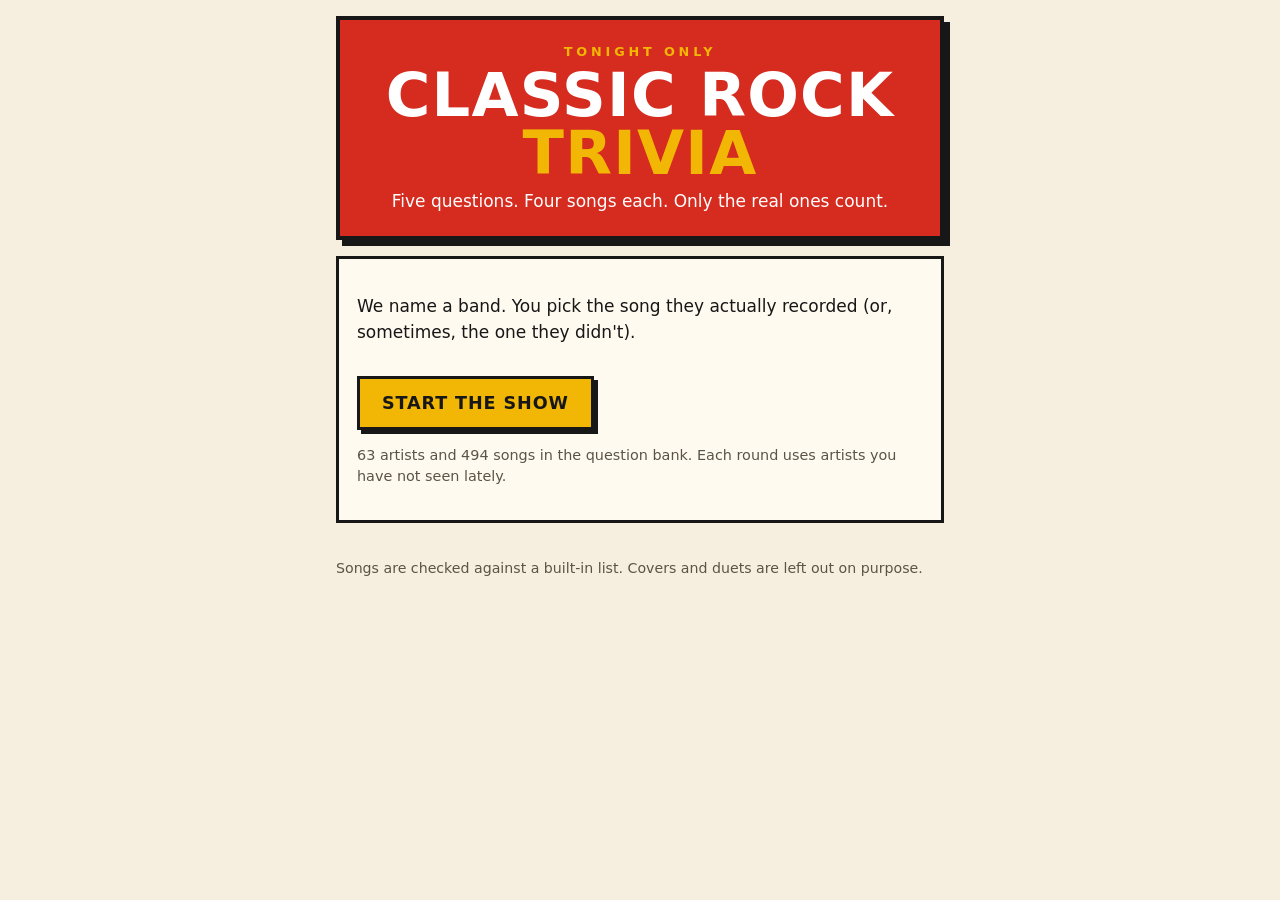
<file: sites/classic-rock-trivia/index.html>
<!doctype html>
<html lang="en">
<head>
<meta charset="utf-8">
<meta name="viewport" content="width=device-width, initial-scale=1">
<title>Classic Rock Trivia</title>
<meta name="description" content="Five-question classic rock trivia: pick the song the artist really recorded.">
<link rel="icon" href="favicon.svg">
<link rel="stylesheet" href="style.css">
</head>
<body>
<main>
  <header class="poster">
    <p class="kicker">Tonight only</p>
    <h1>Classic Rock<br><span>Trivia</span></h1>
    <p class="sub">Five questions. Four songs each. Only the real ones count.</p>
  </header>

  <section id="start" class="panel">
    <p>We name a band. You pick the song they actually recorded (or, sometimes, the one they didn't).</p>
    <button id="play" class="big">Start the show</button>
    <p class="muted" id="bankInfo"></p>
  </section>

  <section id="quiz" class="panel" hidden>
    <p class="progress" id="progress"></p>
    <h2 id="question"></h2>
    <div id="options" class="options"></div>
    <p id="feedback" class="feedback" aria-live="polite"></p>
    <button id="next" class="big" hidden>Next</button>
  </section>

  <section id="results" class="panel" hidden>
    <h2 id="score"></h2>
    <p id="verdict"></p>
    <div id="review"></div>
    <button id="again" class="big">Play again with new questions</button>
  </section>
</main>
<footer><small>Songs are checked against a built-in list. Covers and duets are left out on purpose.</small></footer>
<script src="data.js"></script>
<script src="app.js"></script>
</body>
</html>
</file>
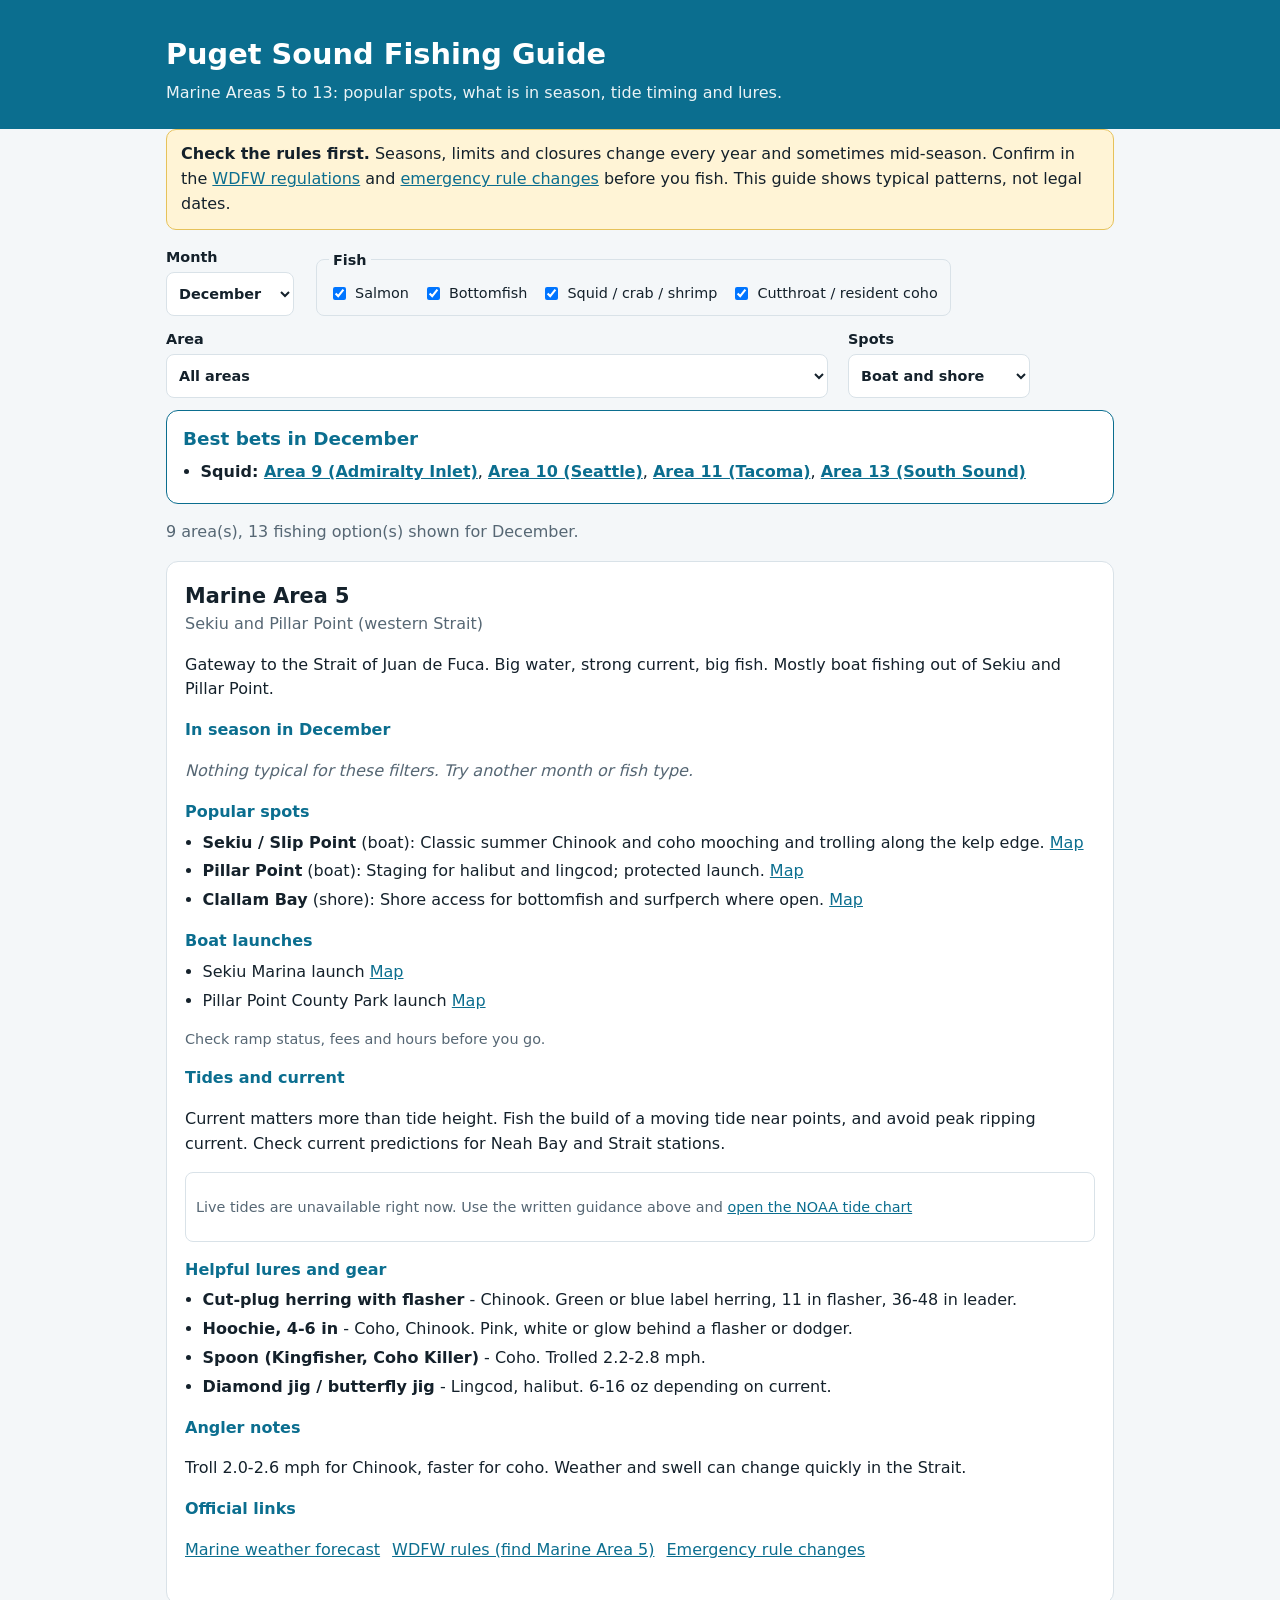
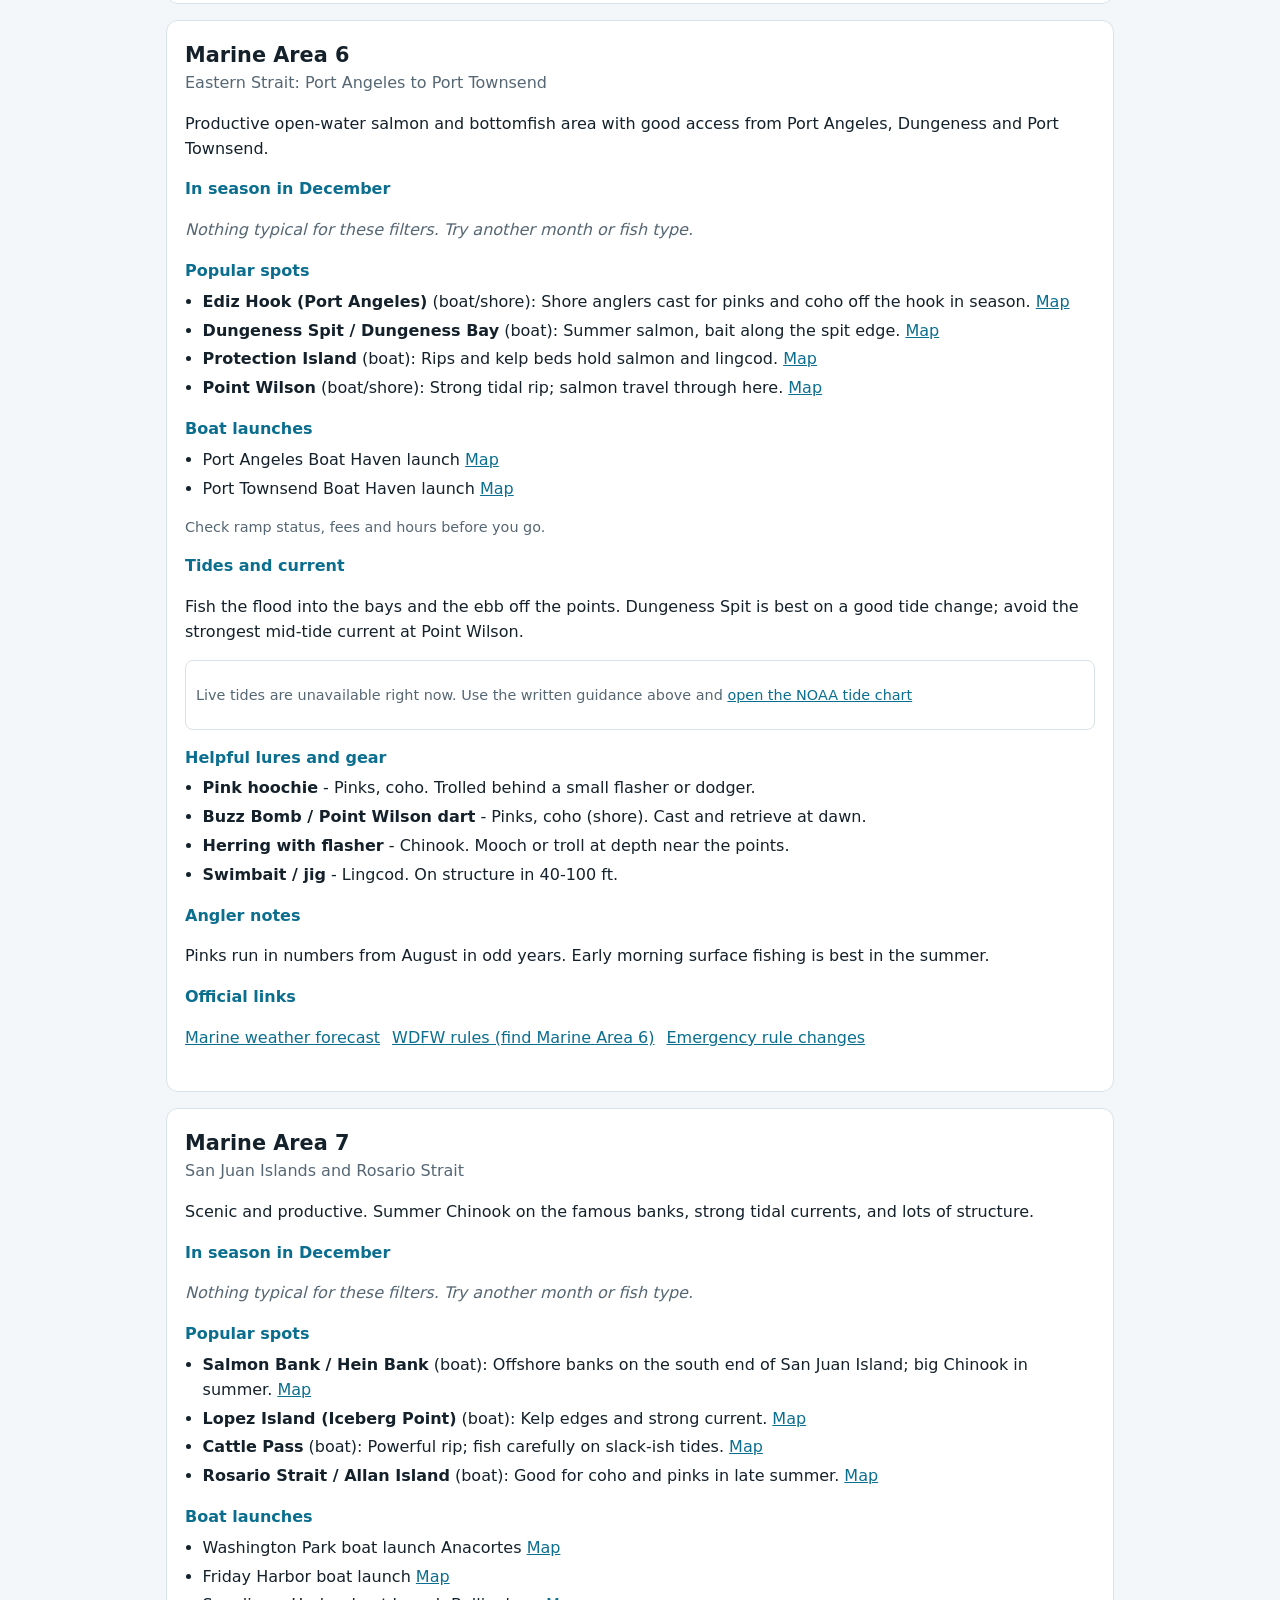
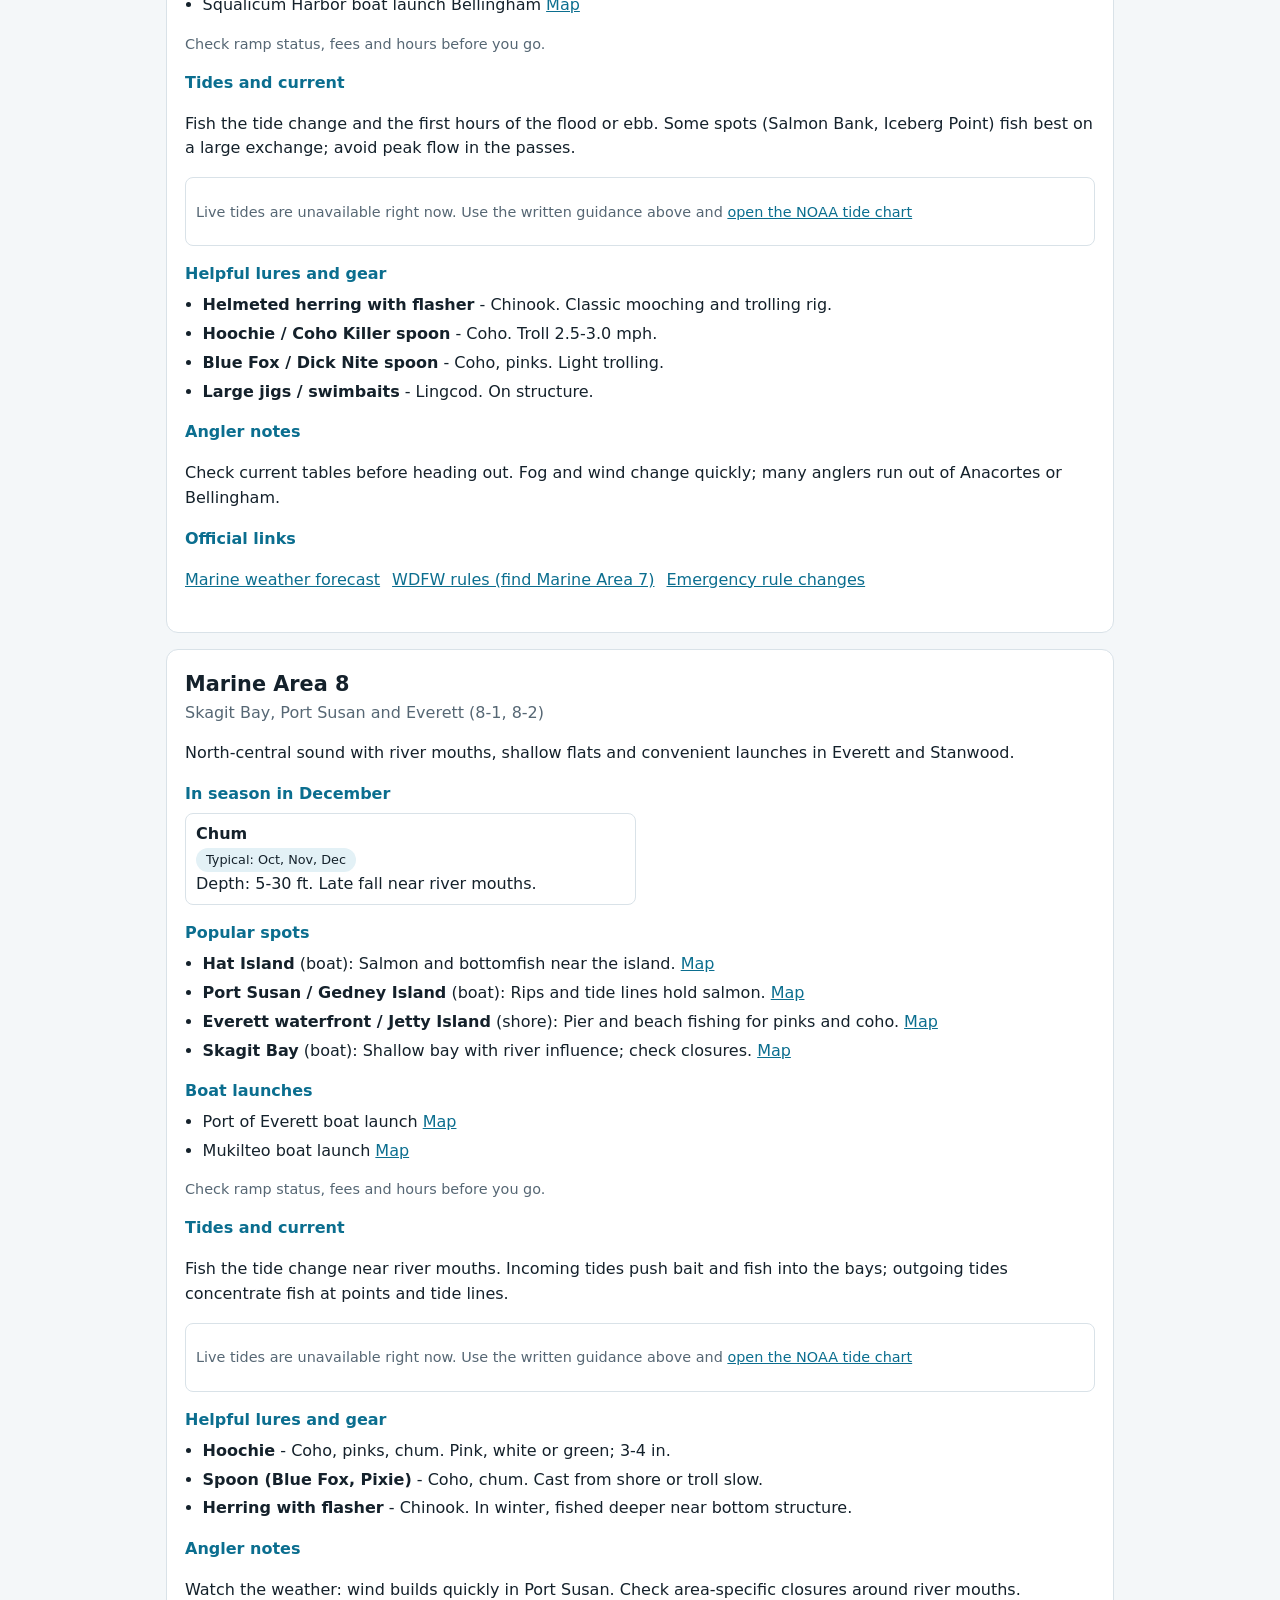
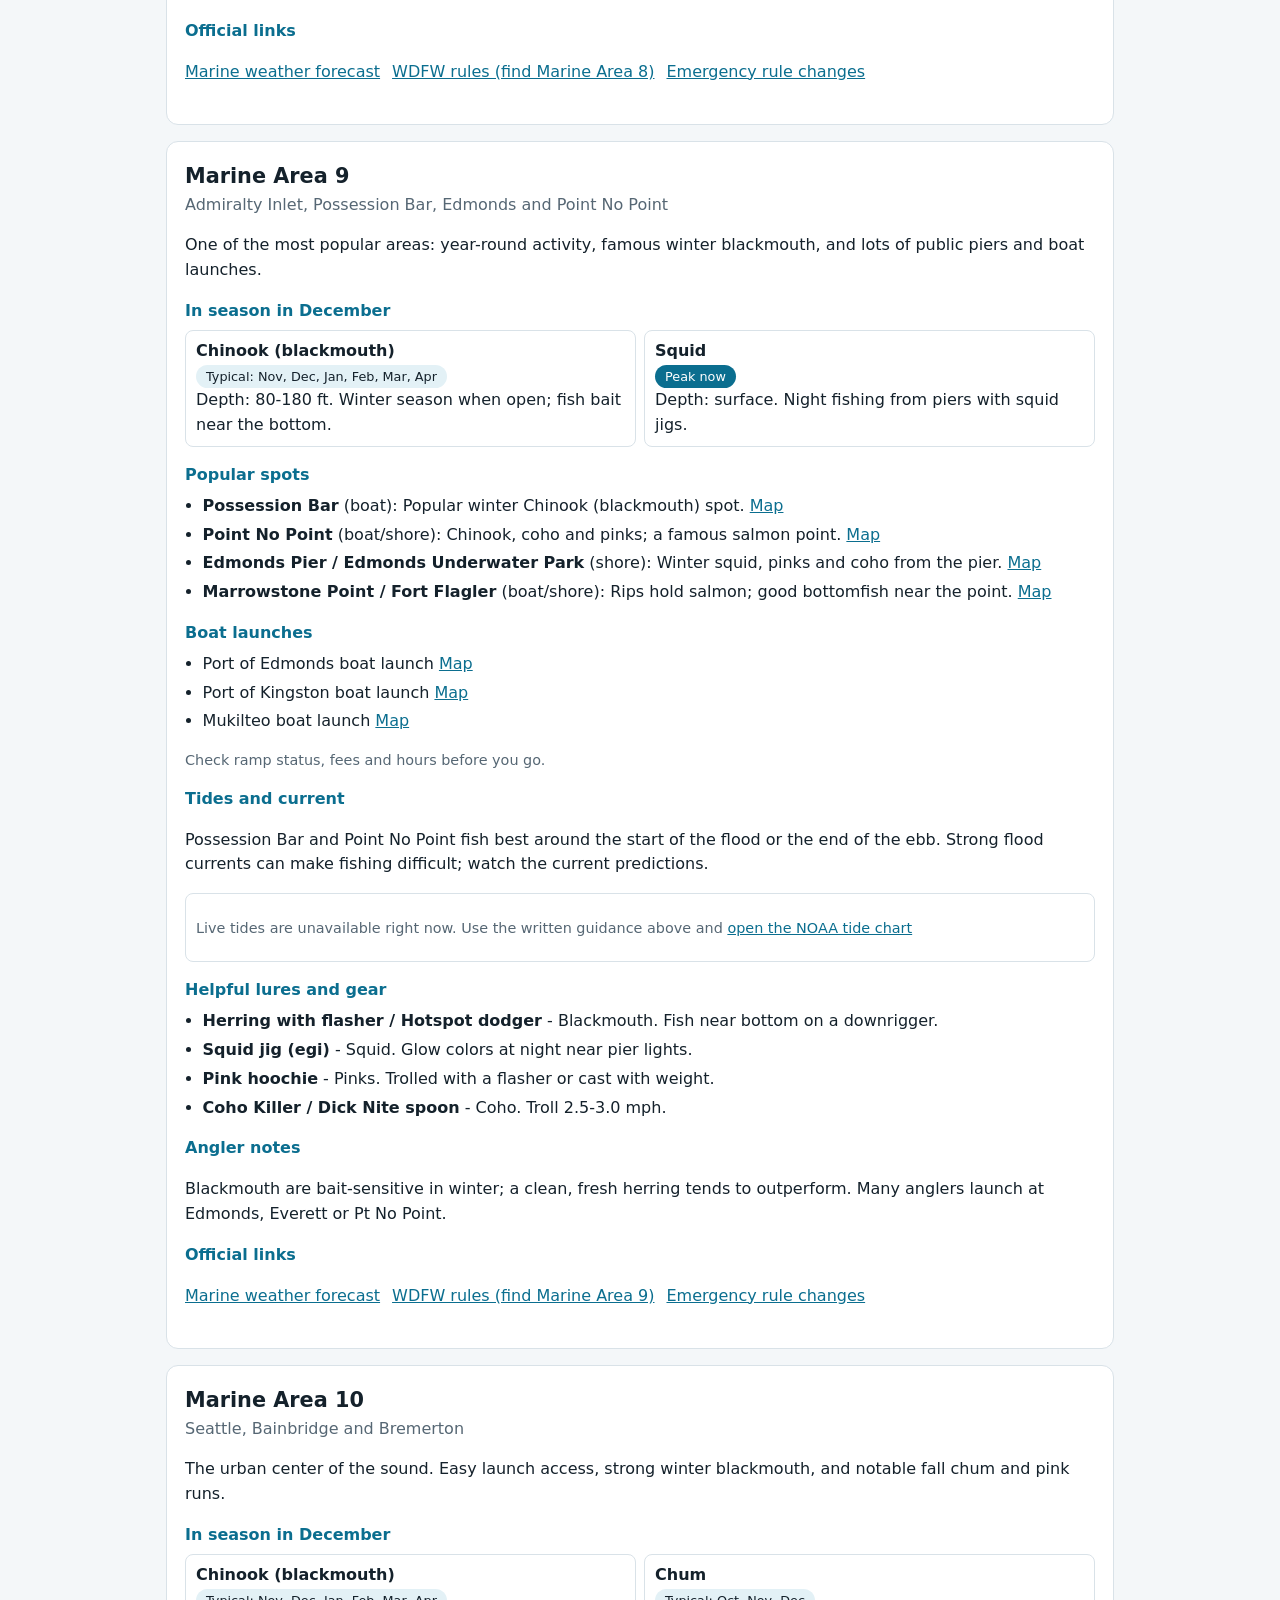
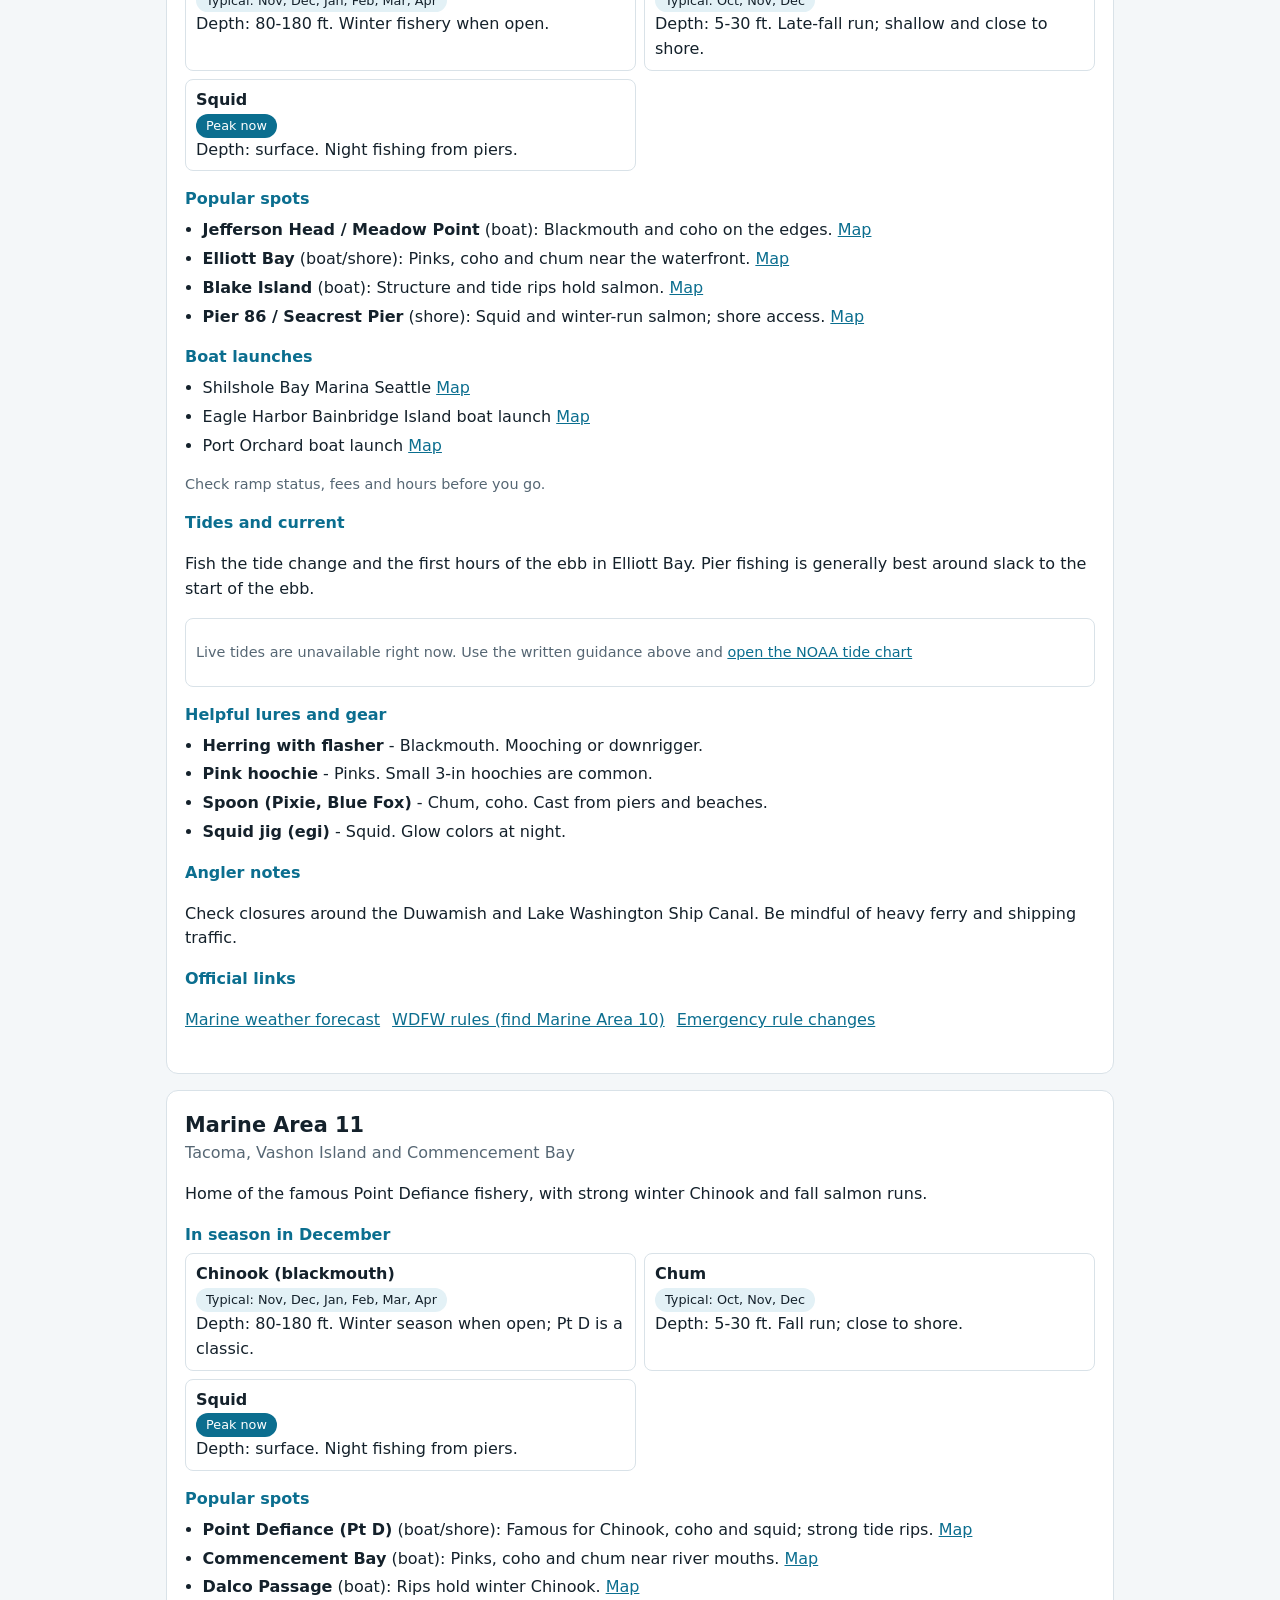
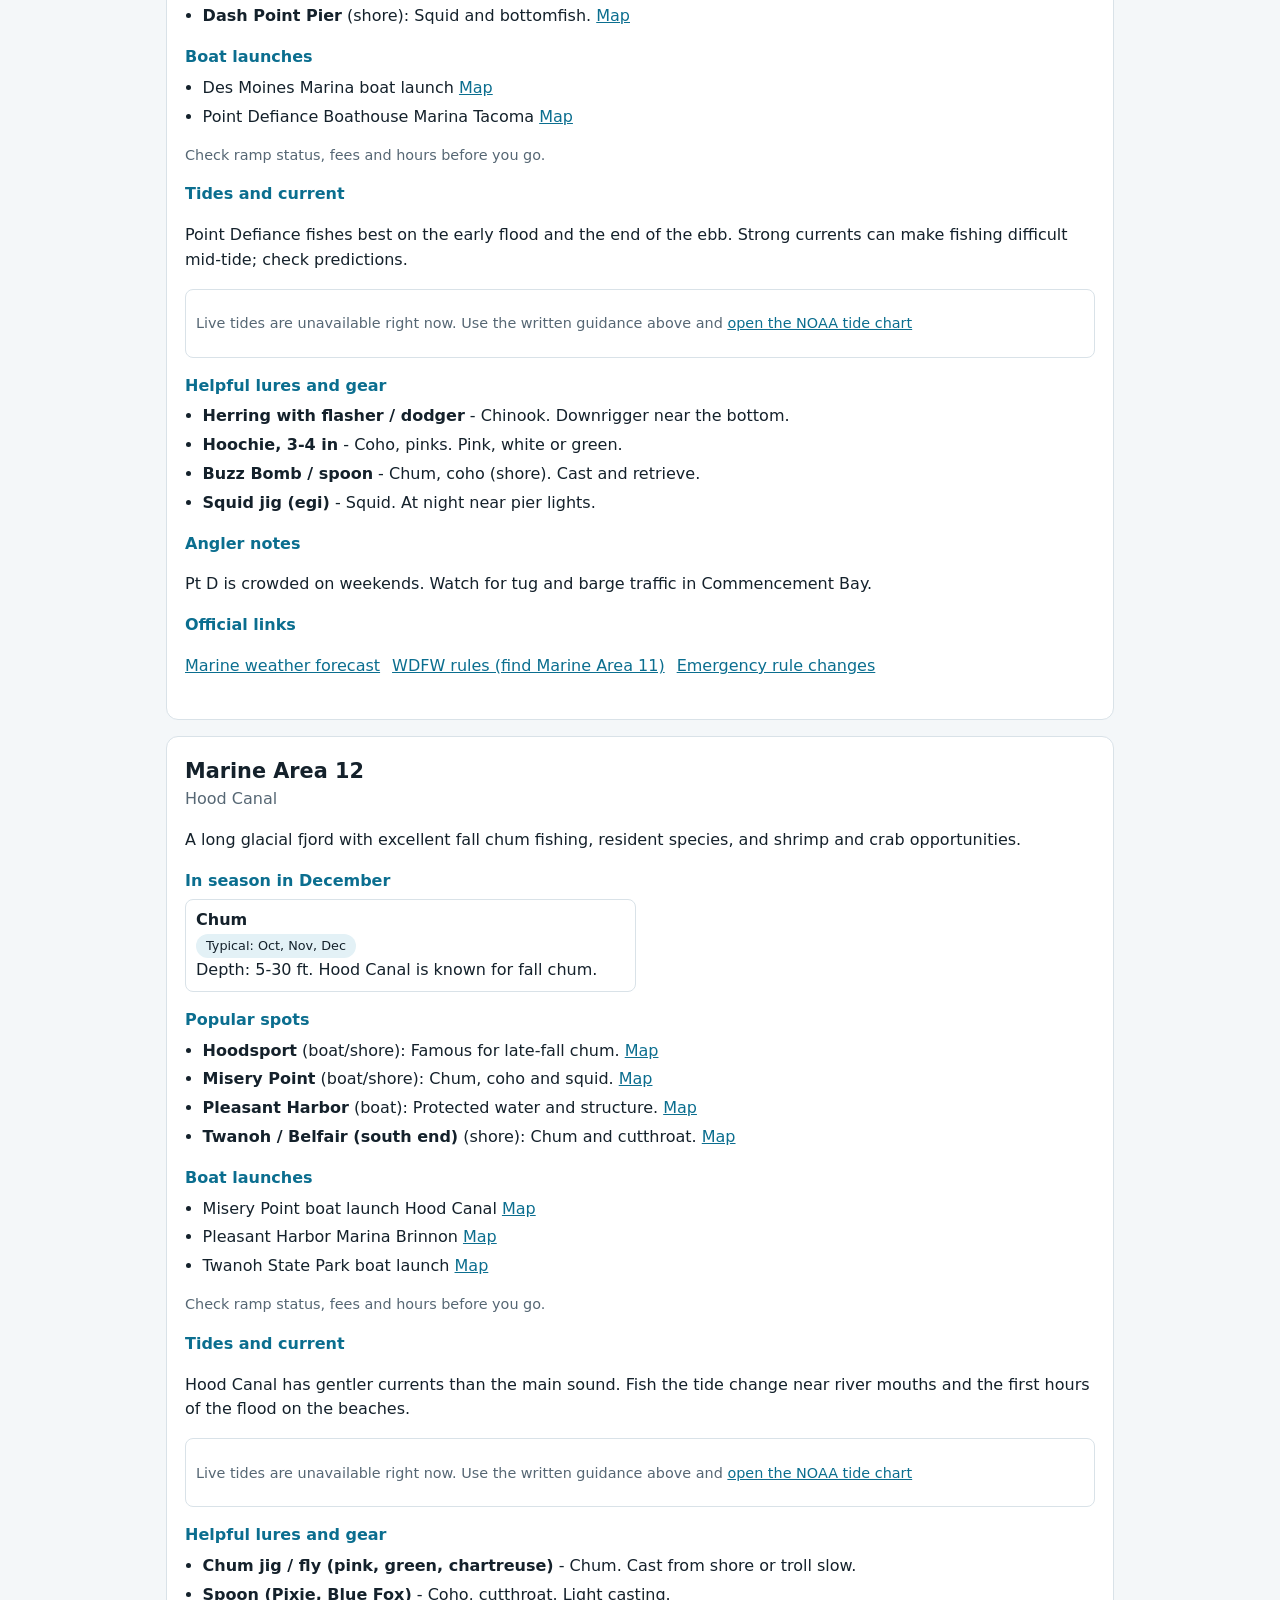
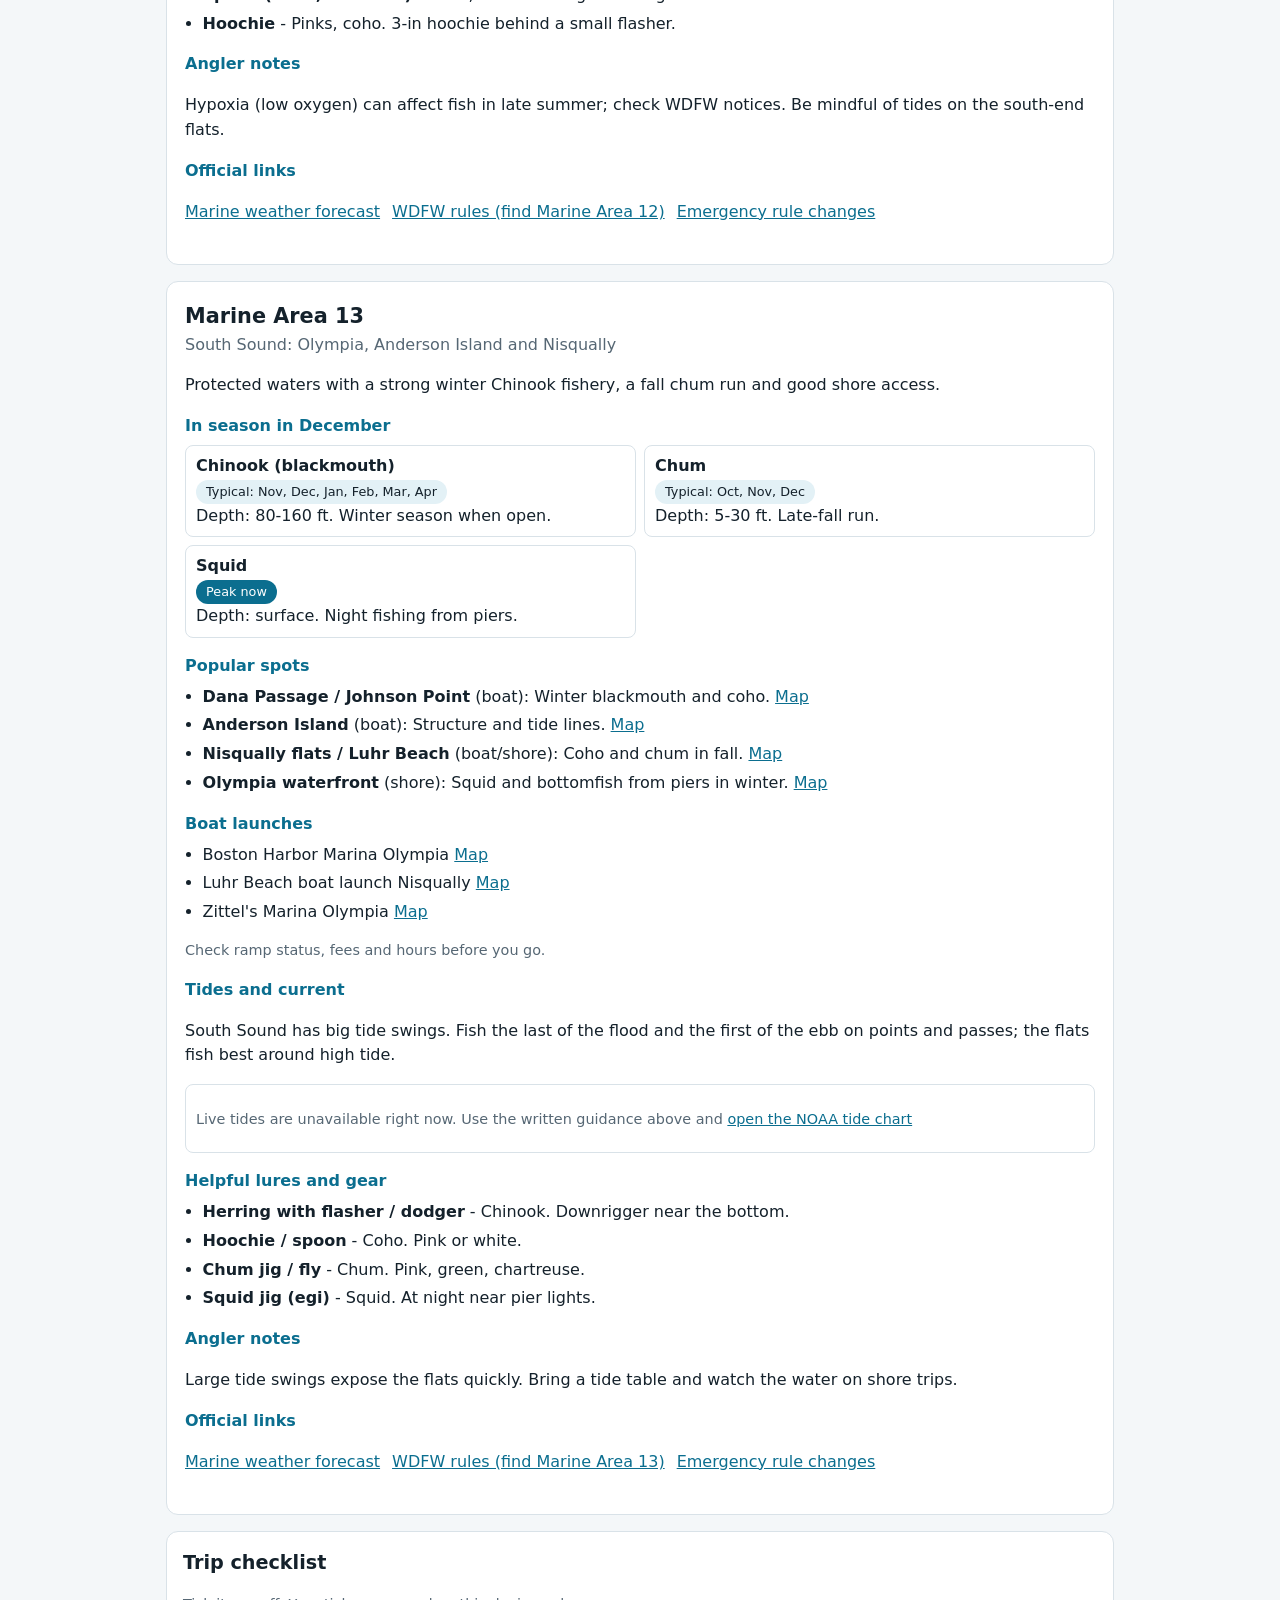
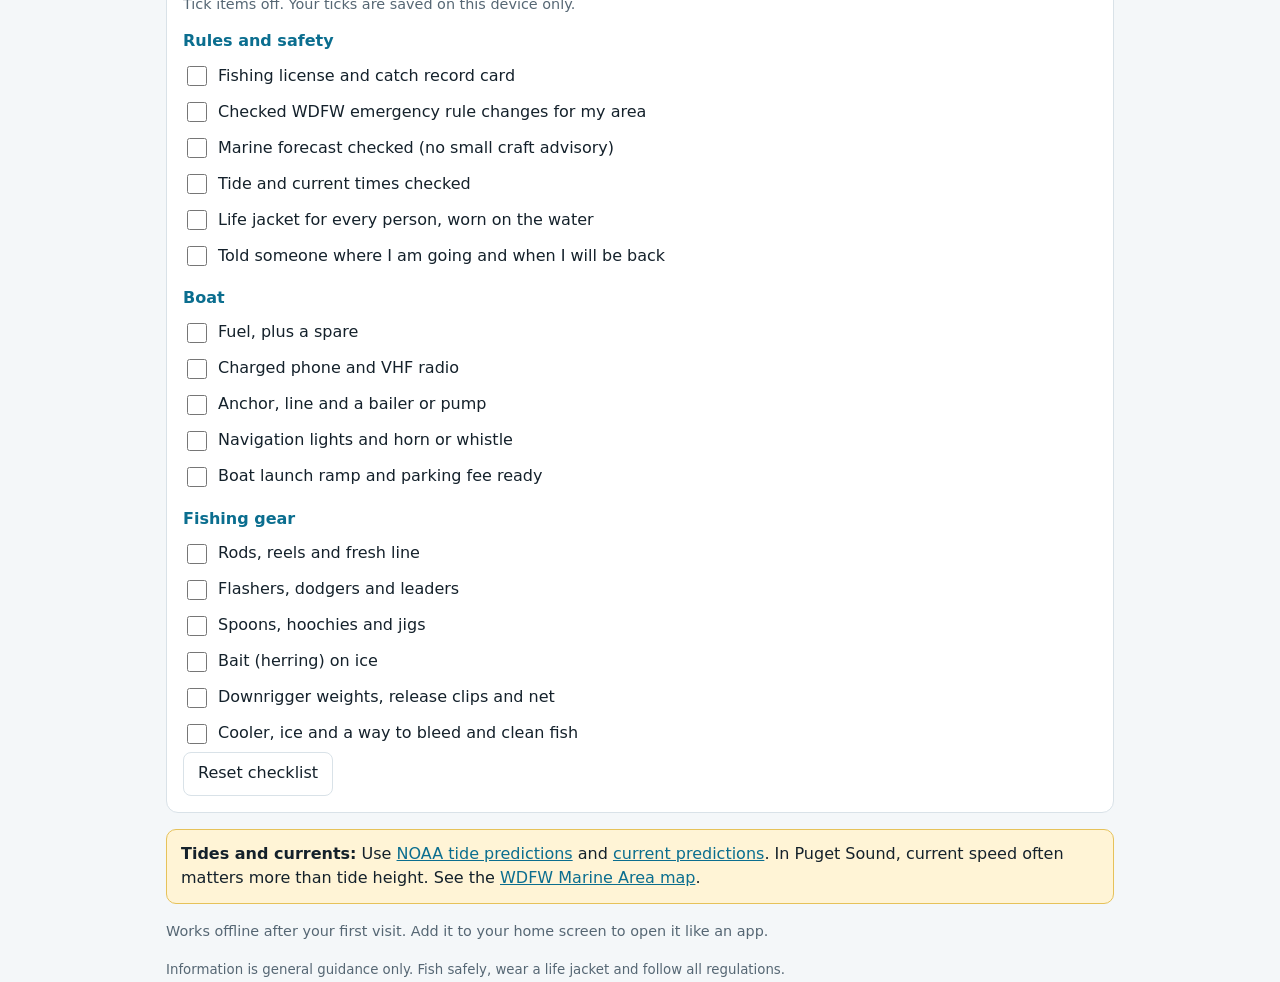
<file: sites/puget-sound-fishing/index.html>
<!doctype html>
<html lang="en">
<head>
<meta charset="utf-8">
<meta name="viewport" content="width=device-width, initial-scale=1">
<title>Puget Sound Fishing Guide</title>
<meta name="description" content="Puget Sound fishing by WDFW Marine Area: what is biting each month, tide timing and lures that work.">
<link rel="icon" href="favicon.svg">
<link rel="manifest" href="manifest.webmanifest">
<meta name="theme-color" content="#0b6e8f">
<link rel="stylesheet" href="style.css">
</head>
<body>
<header>
  <div class="wrap">
    <h1>Puget Sound Fishing Guide</h1>
    <p>Marine Areas 5 to 13: popular spots, what is in season, tide timing and lures.</p>
  </div>
</header>
<main class="wrap">
  <section class="notice" role="note">
    <strong>Check the rules first.</strong> Seasons, limits and closures change every year and sometimes mid-season.
    Confirm in the <a id="regsLink" href="#">WDFW regulations</a> and
    <a id="emergencyLink" href="#">emergency rule changes</a> before you fish. This guide shows typical patterns, not legal dates.
  </section>

  <section class="controls" aria-label="Filters">
    <label>Month
      <select id="month"></select>
    </label>
    <fieldset>
      <legend>Fish</legend>
      <label><input type="checkbox" value="salmon" checked> Salmon</label>
      <label><input type="checkbox" value="bottomfish" checked> Bottomfish</label>
      <label><input type="checkbox" value="shellfish" checked> Squid / crab / shrimp</label>
      <label><input type="checkbox" value="trout" checked> Cutthroat / resident coho</label>
    </fieldset>
    <label>Area
      <select id="area"></select>
    </label>
    <label>Spots
      <select id="access">
        <option value="all">Boat and shore</option>
        <option value="boat">Boat spots</option>
        <option value="shore">Shore / pier spots</option>
      </select>
    </label>
  </section>

  <section id="best" class="best" aria-live="polite"></section>

  <p id="summary" class="summary" aria-live="polite"></p>
  <div id="areas"></div>

  <section class="checklist" id="checklist">
    <h2>Trip checklist</h2>
    <p class="muted">Tick items off. Your ticks are saved on this device only.</p>
    <div id="checkitems"></div>
    <button type="button" id="resetChecks">Reset checklist</button>
  </section>

  <section class="notice">
    <strong>Tides and currents:</strong> Use
    <a id="tidesLink" href="#">NOAA tide predictions</a> and
    <a id="currentsLink" href="#">current predictions</a>.
    In Puget Sound, current speed often matters more than tide height. See the
    <a id="mapLink" href="#">WDFW Marine Area map</a>.
  </section>
</main>
<footer class="wrap"><p id="offlineNote" class="muted"></p><small>Information is general guidance only. Fish safely, wear a life jacket and follow all regulations.</small></footer>
<noscript><p class="wrap">This guide needs JavaScript to display the area data.</p></noscript>
<script src="data.js"></script>
<script src="app.js"></script>
</body>
</html>
</file>
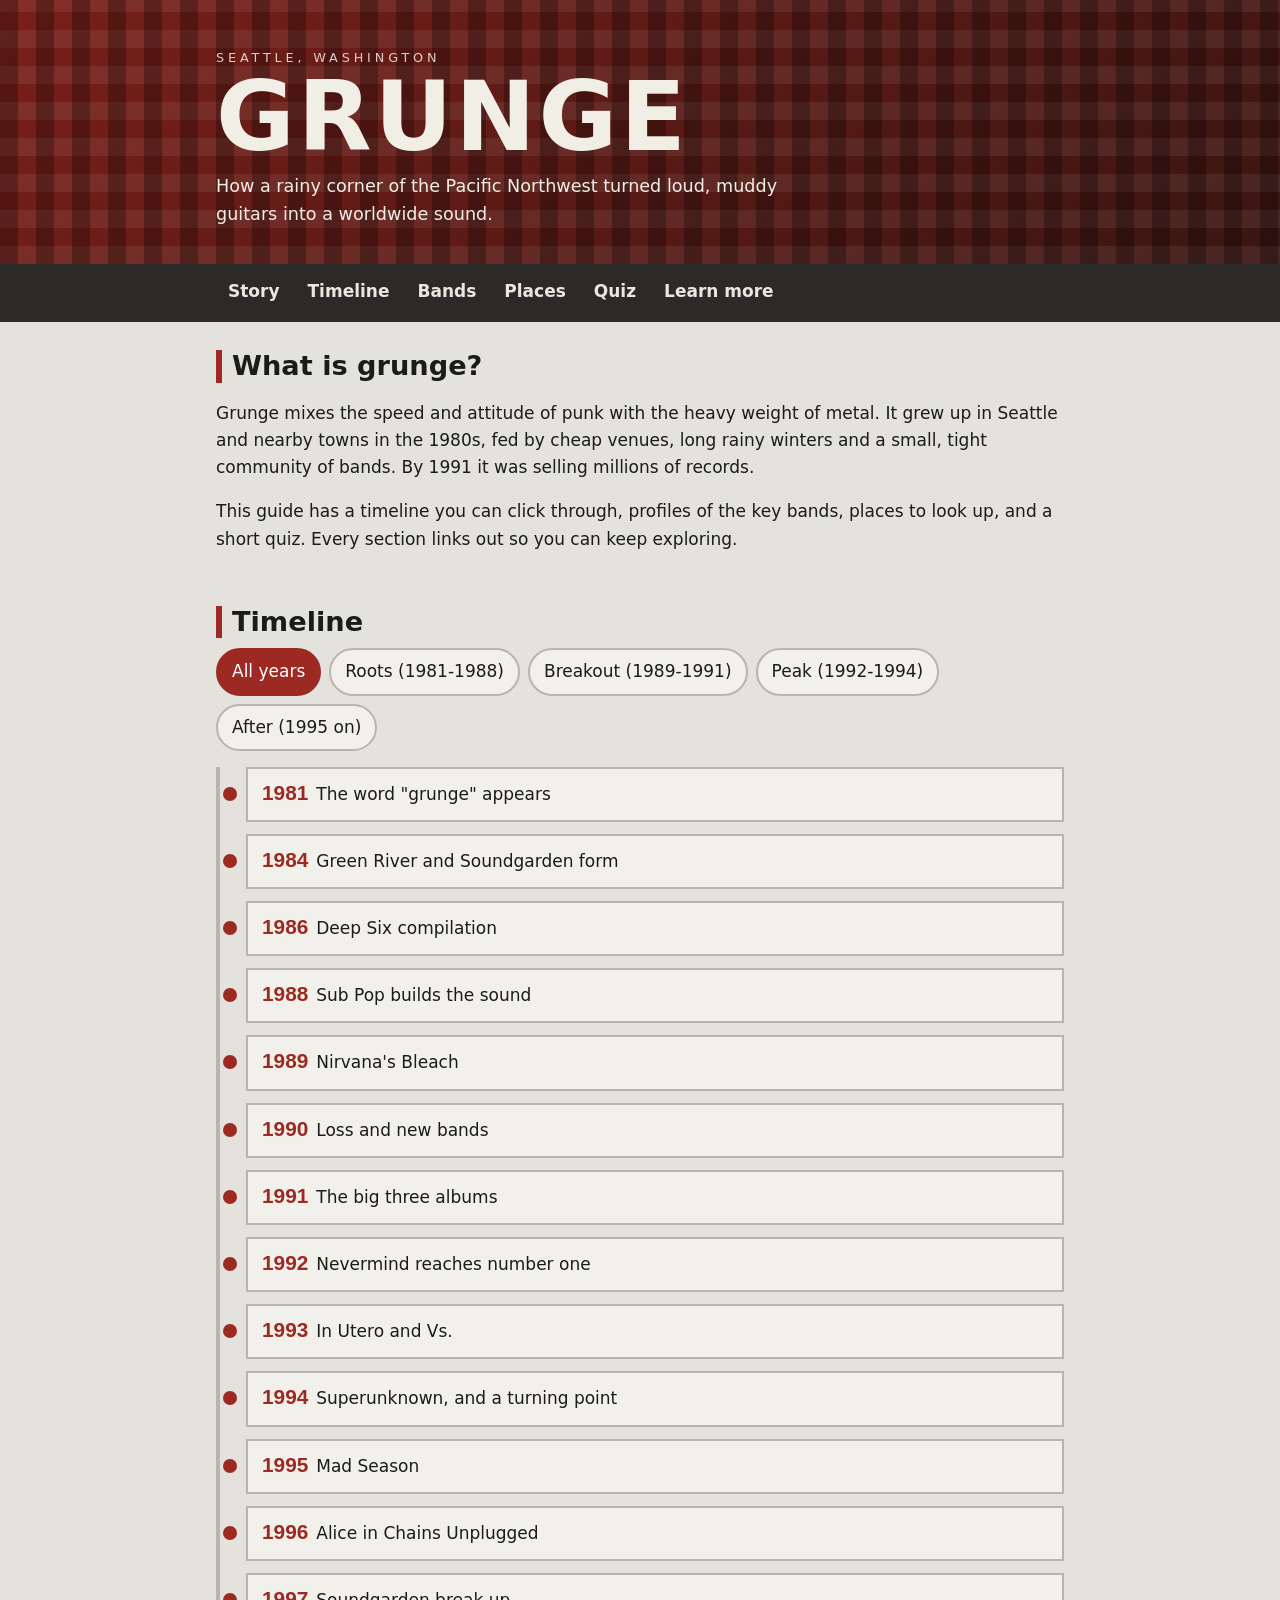
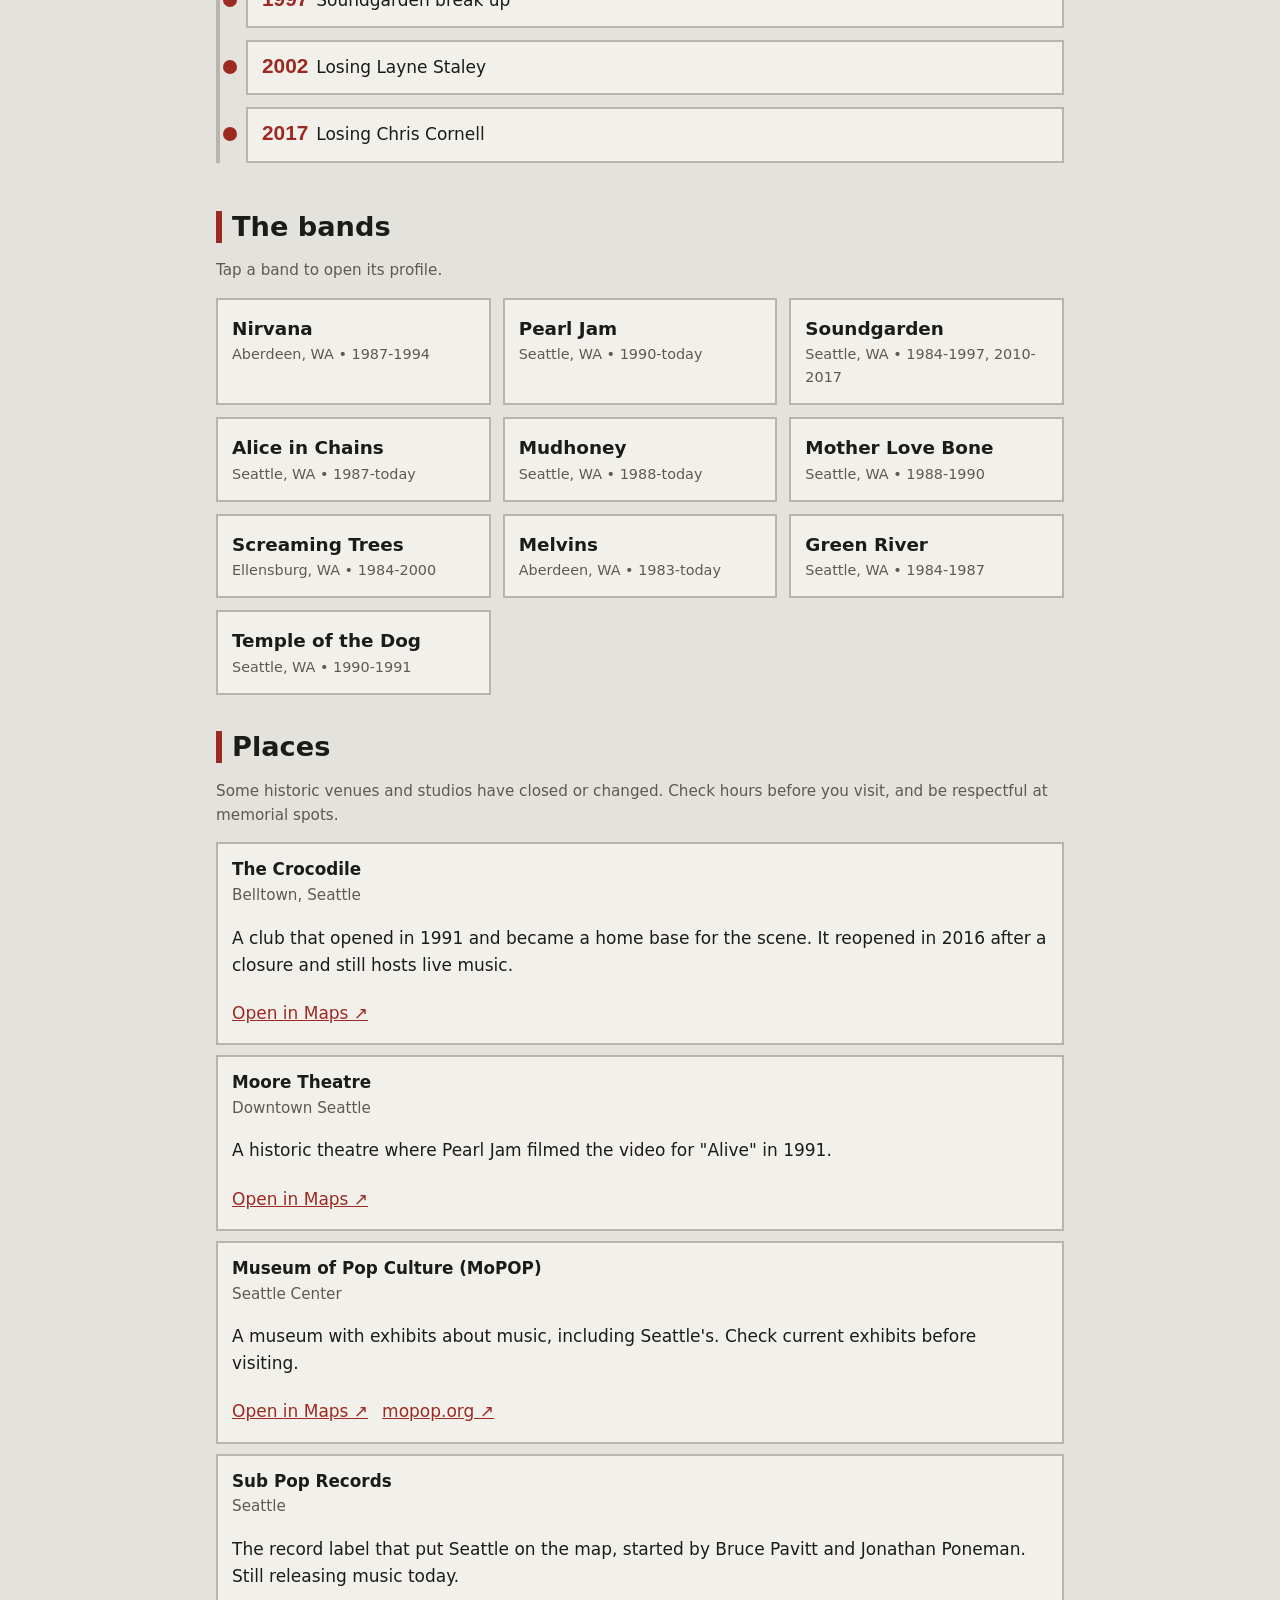
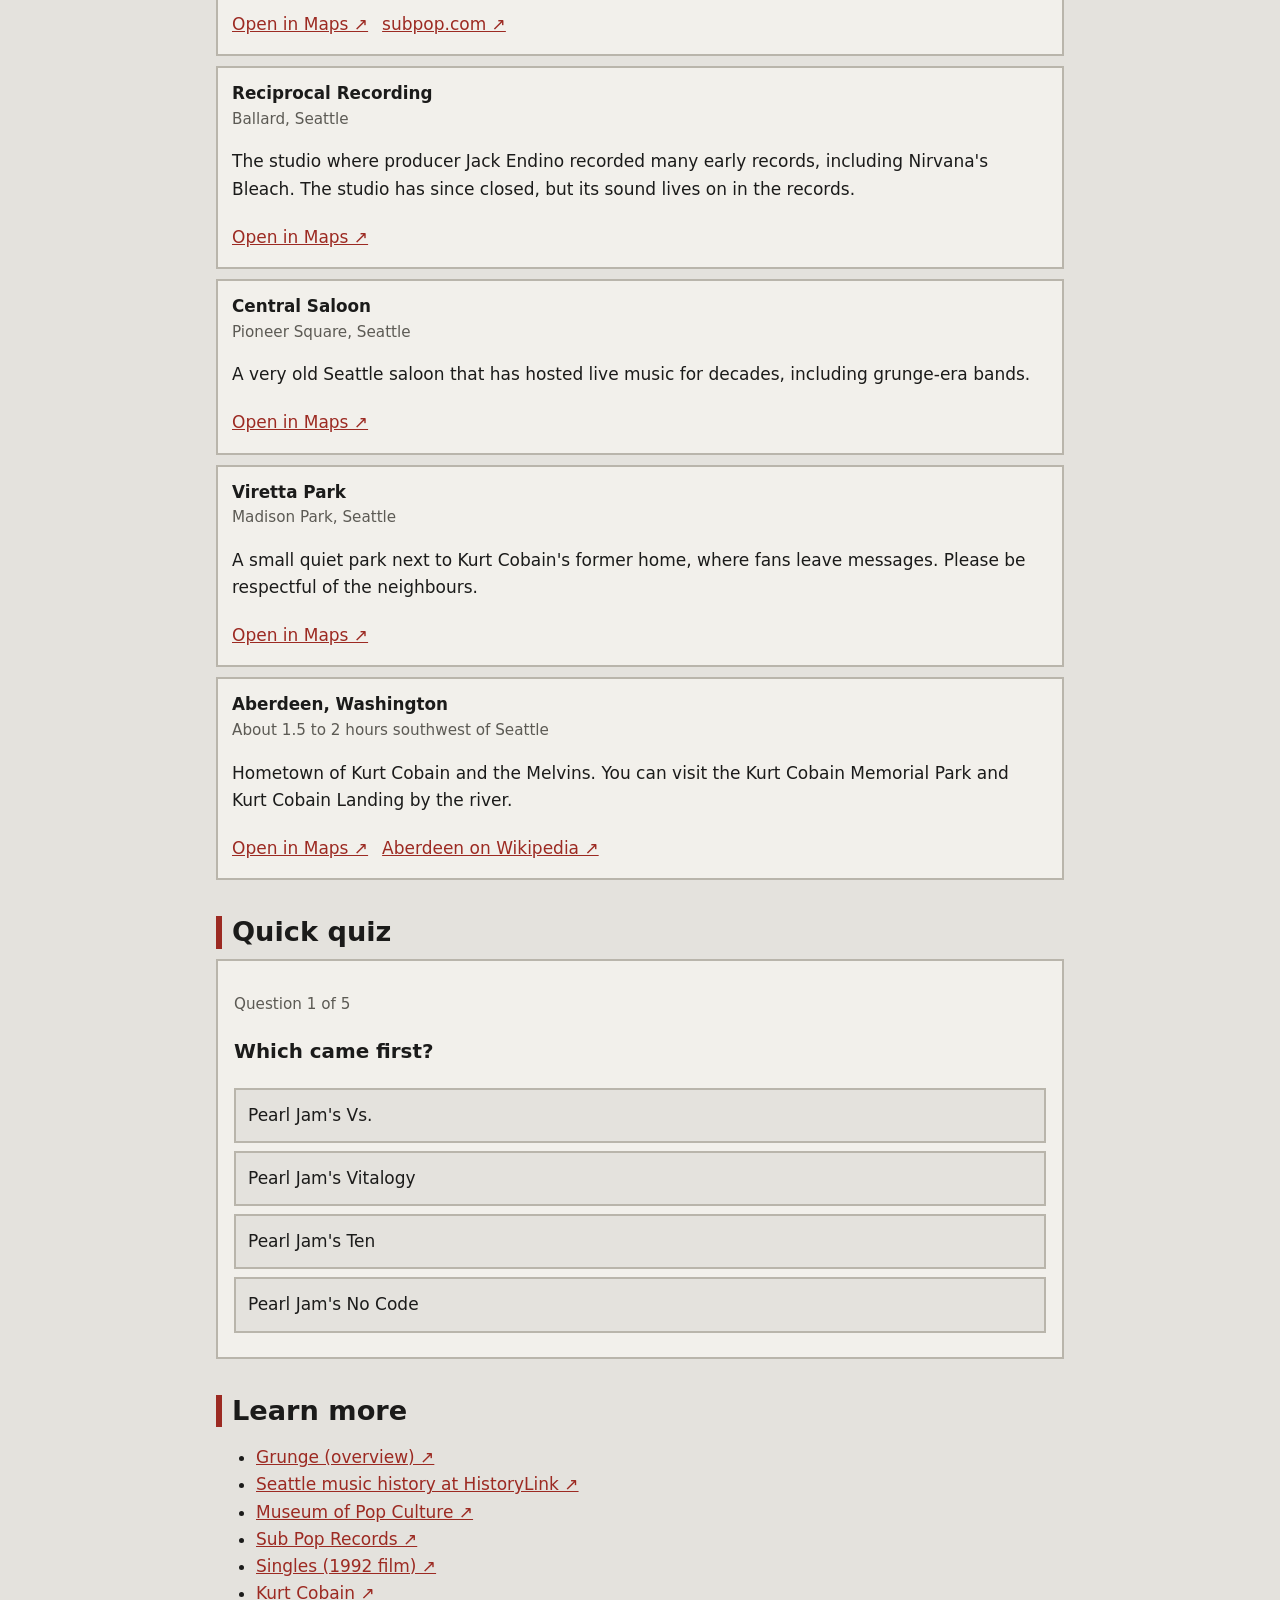
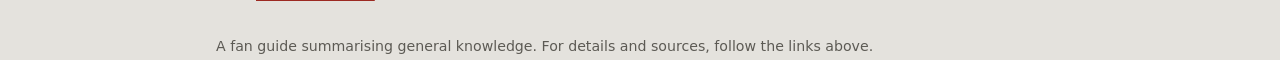
<file: sites/seattle-grunge/index.html>
<!doctype html>
<html lang="en">
<head>
<meta charset="utf-8">
<meta name="viewport" content="width=device-width, initial-scale=1">
<title>Seattle Grunge</title>
<meta name="description" content="An interactive guide to Seattle grunge: timeline, bands, places and a quiz, with links to learn more.">
<link rel="icon" href="favicon.svg">
<link rel="stylesheet" href="style.css">
</head>
<body>
<header class="hero">
  <div class="wrap">
    <p class="kicker">Seattle, Washington</p>
    <h1>Grunge</h1>
    <p class="lead">How a rainy corner of the Pacific Northwest turned loud, muddy guitars into a worldwide sound.</p>
  </div>
</header>
<nav class="tabs" aria-label="Sections">
  <div class="wrap">
    <a href="#intro">Story</a><a href="#timeline">Timeline</a><a href="#bands">Bands</a><a href="#places">Places</a><a href="#quiz">Quiz</a><a href="#more">Learn more</a>
  </div>
</nav>
<main class="wrap">
  <section id="intro">
    <h2>What is grunge?</h2>
    <p>Grunge mixes the speed and attitude of punk with the heavy weight of metal. It grew up in Seattle and nearby towns in the 1980s, fed by cheap venues, long rainy winters and a small, tight community of bands. By 1991 it was selling millions of records.</p>
    <p>This guide has a timeline you can click through, profiles of the key bands, places to look up, and a short quiz. Every section links out so you can keep exploring.</p>
  </section>

  <section id="timeline">
    <h2>Timeline</h2>
    <div id="eraFilter" class="chips" role="group" aria-label="Filter timeline by era"></div>
    <ol id="tl" class="tl"></ol>
  </section>

  <section id="bands">
    <h2>The bands</h2>
    <p class="muted">Tap a band to open its profile.</p>
    <div id="bandGrid" class="cards"></div>
  </section>

  <section id="places">
    <h2>Places</h2>
    <p class="muted">Some historic venues and studios have closed or changed. Check hours before you visit, and be respectful at memorial spots.</p>
    <ul id="placeList" class="places"></ul>
  </section>

  <section id="quiz">
    <h2>Quick quiz</h2>
    <div id="quizBox" class="panel"></div>
  </section>

  <section id="more">
    <h2>Learn more</h2>
    <ul id="moreList"></ul>
  </section>
</main>
<footer class="wrap"><small>A fan guide summarising general knowledge. For details and sources, follow the links above.</small></footer>
<script src="data.js"></script>
<script src="app.js"></script>
</body>
</html>
</file>
<file: sites/classic-rock-trivia/style.css>
:root{--bg:#f6efe0;--fg:#171717;--muted:#5b5446;--card:#fffaf0;--line:#171717;--red:#d62b1f;--yellow:#f2b705;--ok:#1f7a3a;--bad:#b3261e}
@media (prefers-color-scheme:dark){:root{--bg:#121212;--fg:#f4efe2;--muted:#b3ab9a;--card:#1c1c1c;--line:#f4efe2;--red:#ff4a3d;--yellow:#ffc928;--ok:#59d281;--bad:#ff7a70}}
*{box-sizing:border-box}
body{margin:0;background:var(--bg);color:var(--fg);font:17px/1.5 system-ui,sans-serif}
main{max-width:640px;margin:0 auto;padding:16px}
.poster{background:var(--red);color:#fff;border:4px solid var(--line);padding:22px 18px;margin-bottom:16px;text-align:center;box-shadow:6px 6px 0 var(--line)}
.kicker{margin:0;letter-spacing:.3em;text-transform:uppercase;font-weight:800;font-size:.8rem;color:var(--yellow)}
h1{margin:6px 0;font:900 clamp(2.4rem,11vw,3.8rem)/.95 Impact,"Arial Black",system-ui,sans-serif;text-transform:uppercase;letter-spacing:.02em}
h1 span{color:var(--yellow)}
.sub{margin:6px 0 0}
.panel{background:var(--card);border:3px solid var(--line);padding:18px;margin-bottom:16px}
h2{margin:0 0 12px;font:800 1.35rem/1.25 system-ui,sans-serif}
.options{display:grid;gap:10px}
.opt{font:inherit;font-weight:700;text-align:left;padding:14px;border:3px solid var(--line);background:var(--bg);color:var(--fg);cursor:pointer;min-height:56px}
.opt:hover:not(:disabled),.opt:focus-visible{background:var(--yellow);color:#171717;outline:none}
.opt:disabled{cursor:default}
.opt.right{background:var(--ok);color:#fff;border-color:var(--ok)}
.opt.wrong{background:var(--bad);color:#fff;border-color:var(--bad)}
.opt small{display:block;font-weight:400;opacity:.95}
.big{font:900 1.1rem Impact,"Arial Black",system-ui,sans-serif;text-transform:uppercase;letter-spacing:.05em;padding:14px 22px;background:var(--yellow);color:#171717;border:3px solid var(--line);box-shadow:4px 4px 0 var(--line);cursor:pointer;min-height:52px;margin-top:14px}
.big:active{transform:translate(2px,2px);box-shadow:2px 2px 0 var(--line)}
.progress{margin:0 0 6px;font-weight:800;letter-spacing:.15em;text-transform:uppercase;color:var(--red)}
.feedback{min-height:1.5em;font-weight:700}
.muted{color:var(--muted);font-size:.9rem}
#review{margin-top:12px}
.rv{border-top:2px solid var(--line);padding:10px 0}
.rv ul{margin:6px 0 0;padding-left:1.1rem}
.mark{font-weight:900}
.mark.ok{color:var(--ok)}.mark.no{color:var(--bad)}
footer{max-width:640px;margin:0 auto;padding:0 16px 28px;color:var(--muted)}
</file>
<file: sites/puget-sound-fishing/style.css>
:root{--bg:#f4f7f9;--fg:#14212b;--muted:#566774;--card:#fff;--line:#d9e2e8;--accent:#0b6e8f;--warn:#fff4d6;--warn-line:#e6c25a;--chip:#e3f1f6}
@media (prefers-color-scheme:dark){:root{--bg:#0e161c;--fg:#e8eff3;--muted:#9fb0bb;--card:#16222a;--line:#26363f;--accent:#6cc4e0;--warn:#2d2815;--warn-line:#7a6a2a;--chip:#1c333d}}
*{box-sizing:border-box}
body{margin:0;font:16px/1.55 system-ui,sans-serif;background:var(--bg);color:var(--fg)}
.wrap{max-width:980px;margin:0 auto;padding:0 16px}
header{background:var(--accent);color:#fff;padding:32px 0 24px}
header h1{margin:0 0 4px;font-size:1.8rem}
header p{margin:0;opacity:.92}
main{padding-top:20px}
a{color:var(--accent)}
.notice{background:var(--warn);border:1px solid var(--warn-line);border-radius:10px;padding:12px 14px;margin:0 0 16px}
.controls{display:flex;flex-wrap:wrap;gap:12px 20px;align-items:flex-end;margin-bottom:12px}
.controls label{display:flex;flex-direction:column;gap:4px;font-weight:600;font-size:.9rem}
.controls select{font:inherit;padding:8px;border-radius:8px;border:1px solid var(--line);background:var(--card);color:var(--fg);min-height:44px}
fieldset{border:1px solid var(--line);border-radius:8px;padding:6px 12px;display:flex;flex-wrap:wrap;gap:4px 14px}
fieldset legend{font-weight:600;font-size:.9rem;padding:0 4px}
.controls fieldset label{flex-direction:row;align-items:center;font-weight:400;min-height:32px;gap:6px}
.controls label{min-width:0;max-width:100%}
.controls select{max-width:100%}
.summary{color:var(--muted);margin:8px 0 16px}
article.area{background:var(--card);border:1px solid var(--line);border-radius:12px;padding:18px;margin-bottom:16px}
article.area h2{margin:0;font-size:1.3rem}
article.area .place{margin:0 0 8px;color:var(--muted)}
article.area h3{margin:16px 0 6px;font-size:1rem;color:var(--accent)}
.tag{display:inline-block;background:var(--chip);border-radius:999px;padding:2px 10px;font-size:.8rem;margin:0 4px 0 0}
.tag.peak{background:var(--accent);color:#fff}
ul{margin:0;padding-left:1.1rem}
li{margin:4px 0}
.fish{display:grid;gap:8px}
.fish > div{border:1px solid var(--line);border-radius:8px;padding:8px 10px}
.fish strong{display:block}
.empty{color:var(--muted);font-style:italic}
footer{padding:8px 16px 32px;color:var(--muted)}
@media (min-width:700px){.fish{grid-template-columns:1fr 1fr}}
.best{background:var(--card);border:1px solid var(--accent);border-radius:12px;padding:14px 16px;margin:0 0 16px}
.best h2{margin:0 0 6px;font-size:1.15rem;color:var(--accent)}
.best ul{padding-left:1.1rem}
.best a{font-weight:600}
.muted{color:var(--muted);font-size:.9rem}
.tidebox{border:1px solid var(--line);border-radius:8px;padding:8px 10px;margin:6px 0}
.tidebox table{border-collapse:collapse;width:100%;font-size:.95rem}
.tidebox td,.tidebox th{padding:2px 6px;text-align:left}
.tidebox .hi{font-weight:700}
.links a{display:inline-block;margin:0 12px 6px 0}
.checklist{background:var(--card);border:1px solid var(--line);border-radius:12px;padding:16px;margin:16px 0}
.checklist h2{margin:0 0 4px;font-size:1.2rem}
.checklist h4{margin:12px 0 4px;color:var(--accent)}
.checklist label{display:flex;gap:8px;align-items:center;min-height:36px}
.checklist input{width:20px;height:20px}
button{font:inherit;padding:8px 14px;border-radius:8px;border:1px solid var(--line);background:var(--card);color:var(--fg);min-height:44px;cursor:pointer}
@media print{header,.controls,.notice{display:none}body{background:#fff;color:#000}article.area{break-inside:avoid}}
</file>
<file: sites/seattle-grunge/style.css>
:root{--bg:#e4e2dd;--fg:#1b1b1a;--muted:#5c5a54;--card:#f2f0eb;--line:#b9b5ab;--red:#9c2a22;--green:#3f5b3c;--nav:#2b2a28;--navfg:#eae7df;--accent:#9c2a22}
@media (prefers-color-scheme:dark){:root{--bg:#161615;--fg:#e8e5dc;--muted:#a7a398;--card:#212120;--line:#3a3935;--red:#c4463c;--green:#7ea079;--nav:#0d0d0c;--navfg:#eae7df;--accent:#e0675c}}
*{box-sizing:border-box}
html{scroll-behavior:smooth;scroll-padding-top:56px}
body{margin:0;background:var(--bg);color:var(--fg);font:17px/1.6 system-ui,sans-serif}
.wrap{max-width:880px;margin:0 auto;padding:0 16px}
.hero{color:#f1eee6;padding:48px 0 36px;
  background:
   repeating-linear-gradient(90deg,rgba(0,0,0,.28) 0 18px,transparent 18px 36px),
   repeating-linear-gradient(0deg,rgba(255,255,255,.07) 0 18px,transparent 18px 36px),
   linear-gradient(135deg,#7a1f19,#3a1512)}
.kicker{margin:0;letter-spacing:.3em;text-transform:uppercase;font-size:.8rem;opacity:.85}
h1{margin:4px 0;font:900 clamp(3rem,16vw,6rem)/.95 Impact,"Arial Black",system-ui,sans-serif;text-transform:uppercase;letter-spacing:.03em}
.lead{margin:8px 0 0;max-width:34em;font-size:1.1rem}
.tabs{position:sticky;top:0;z-index:5;background:var(--nav)}
.tabs .wrap{display:flex;gap:4px;overflow-x:auto;padding-top:0;padding-bottom:0}
.tabs a{color:var(--navfg);text-decoration:none;padding:14px 12px;white-space:nowrap;font-weight:600;border-bottom:3px solid transparent}
.tabs a:hover,.tabs a:focus-visible{border-bottom-color:var(--accent);outline:none}
section{padding:28px 0 8px}
h2{margin:0 0 10px;font:800 1.7rem/1.2 system-ui,sans-serif;border-left:6px solid var(--accent);padding-left:10px}
a{color:var(--accent)}
.muted{color:var(--muted);font-size:.95rem}
.chips{display:flex;flex-wrap:wrap;gap:8px;margin:10px 0 16px}
button{font:inherit;color:var(--fg)}
.chip{padding:8px 14px;border:2px solid var(--line);background:var(--card);border-radius:999px;cursor:pointer;min-height:44px}
.chip[aria-pressed=true]{background:var(--accent);color:#fff;border-color:var(--accent)}
.tl{list-style:none;margin:0;padding:0 0 0 14px;border-left:4px solid var(--line)}
.tl li{position:relative;margin:0 0 12px 12px}
.tl li::before{content:"";position:absolute;left:-23px;top:20px;width:14px;height:14px;background:var(--accent);border-radius:50%}
.tl button{width:100%;text-align:left;background:var(--card);border:2px solid var(--line);padding:12px 14px;cursor:pointer;min-height:52px}
.tl button:hover,.tl button:focus-visible{border-color:var(--accent);outline:none}
.tl .yr{font:900 1.3rem Impact,"Arial Black",sans-serif;color:var(--accent);margin-right:8px}
.tl .body{padding:10px 14px;border:2px solid var(--line);border-top:0;background:var(--card)}
.cards{display:grid;gap:12px;grid-template-columns:repeat(auto-fill,minmax(250px,1fr))}
.card{background:var(--card);border:2px solid var(--line)}
.card>button{width:100%;text-align:left;padding:14px;background:none;border:0;cursor:pointer;min-height:64px}
.card>button:focus-visible{outline:3px solid var(--accent)}
.card h3{margin:0;font-size:1.15rem}
.card .sub{color:var(--muted);font-size:.9rem}
.card .more{padding:0 14px 14px}
.card ul{margin:4px 0 8px;padding-left:1.1rem}
.places{list-style:none;margin:0;padding:0;display:grid;gap:10px}
.places li{background:var(--card);border:2px solid var(--line);padding:12px 14px}
.places h3{margin:0;font-size:1.05rem}
.places .links a{margin-right:14px;display:inline-block;padding:4px 0}
.panel{background:var(--card);border:2px solid var(--line);padding:16px}
.opt{display:block;width:100%;text-align:left;margin:8px 0;padding:12px;border:2px solid var(--line);background:var(--bg);cursor:pointer;min-height:48px}
.opt:hover:not(:disabled),.opt:focus-visible{border-color:var(--accent);outline:none}
.opt.right{background:var(--green);color:#fff;border-color:var(--green)}
.opt.wrong{background:var(--red);color:#fff;border-color:var(--red)}
.go{padding:12px 20px;background:var(--accent);color:#fff;border:0;font-weight:700;cursor:pointer;min-height:48px;margin-top:8px}
.why{margin:8px 0;font-weight:600}
footer{padding:20px 16px 40px;color:var(--muted)}
</file>
